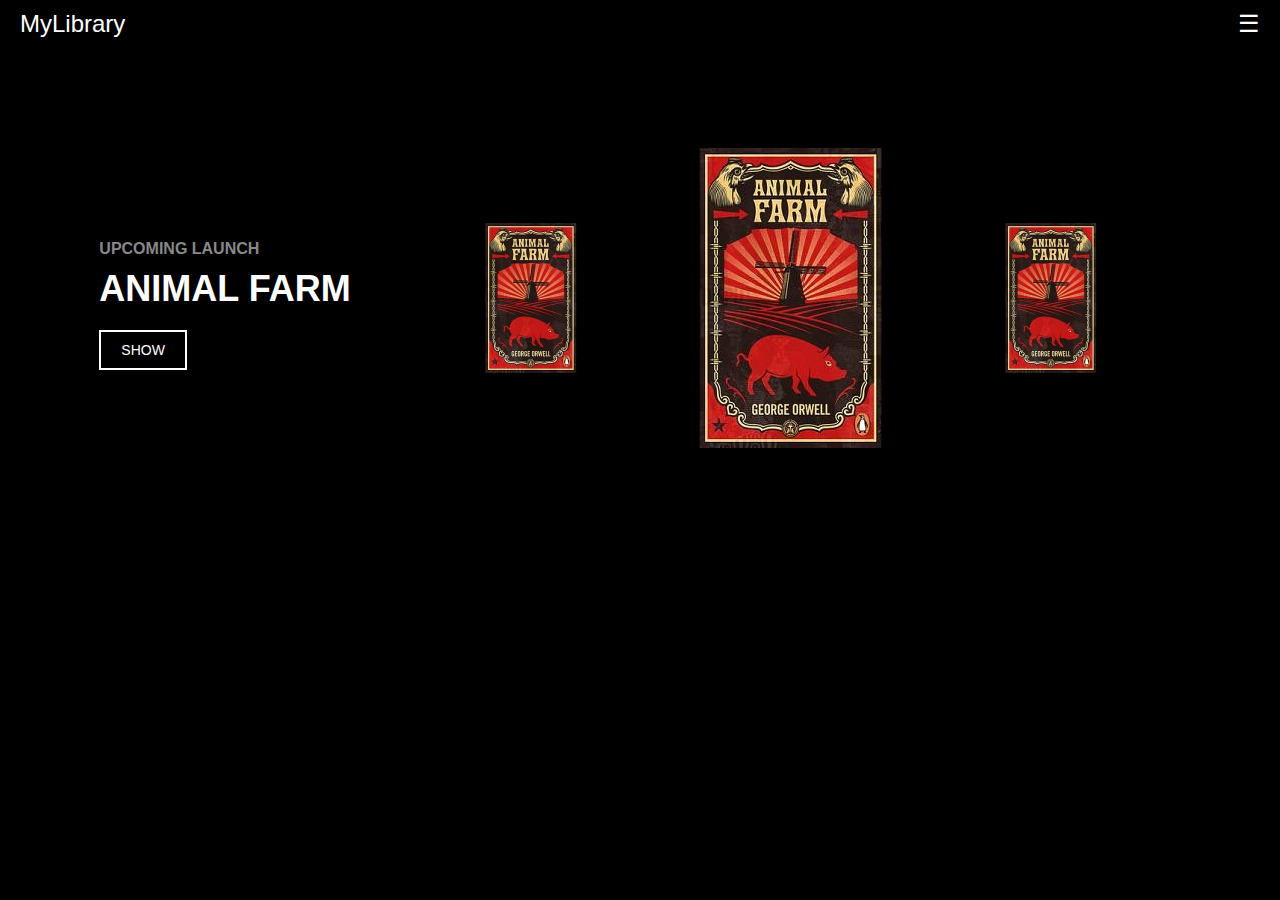
<file: Tugas13/index.html>
<!DOCTYPE html>
<html lang="en">
<head>
    <meta charset="UTF-8">
    <meta name="viewport" content="width=device-width, initial-scale=1.0">
    <title>MyLibrary</title>
    <link rel="stylesheet" href="styles.css">
</head>
<body>
    <header>
        <nav>
            <h1>MyLibrary</h1>
            <div class="menu-icon">
                <span>&#9776;</span>
            </div>
        </nav>
    </header>

    <section class="upcoming-launch">
        <div class="launch-info">
            <h2>UPCOMING LAUNCH</h2>
            <h1>ANIMAL FARM</h1>
            <button>SHOW</button>
        </div>
        <div class="book-images">
            <img src="animalfarm.png" alt="Animal Farm 1">
            <img src="animalfarm.png" alt="Animal Farm 2">
            <img src="animalfarm.png" alt="Animal Farm 3">
        </div>
    </section>

    <script src="script.js"></script>
</body>
</html>
</file>
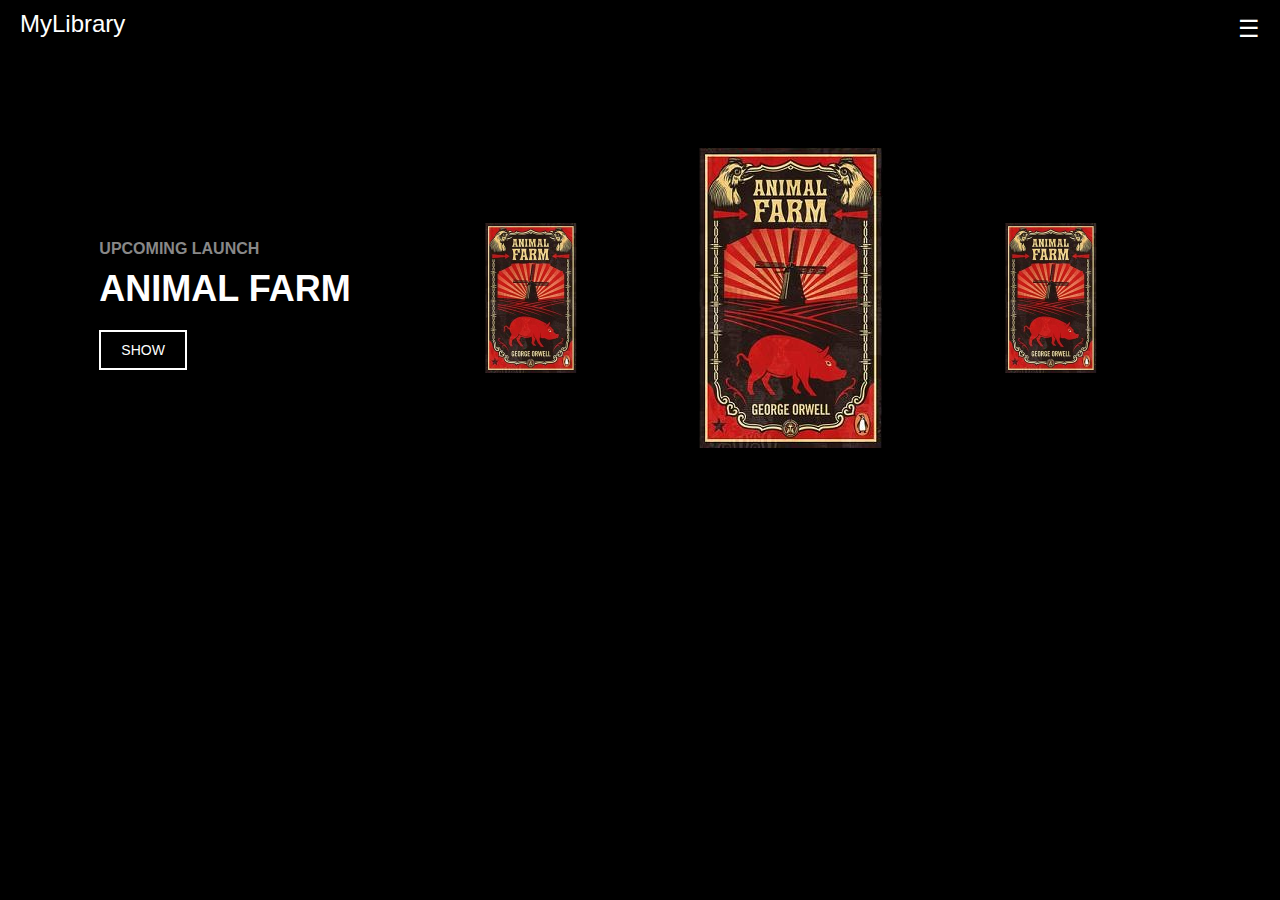
<file: Tugas14/index.html>
<!DOCTYPE html>
<html lang="en">
<head>
    <meta charset="UTF-8">
    <meta name="viewport" content="width=device-width, initial-scale=1.0">
    <title>Home - MyLibrary</title>
    <link rel="stylesheet" href="styles.css">
</head>
<body>
    <header>
        <nav>
            <h1>MyLibrary</h1>
            <div class="menu-icon" onclick="toggleMenu()">
                <span>&#9776;</span>
            </div>
        </nav>
    </header>

    <div id="side-nav" class="side-nav">
        <ul class="nav-links">
            <li><a href="index.html">Home</a></li>
            <li><a href="books.html">Books</a></li>
            <li><a href="service.html">Service</a></li>
            <li><a href="contact.html">Contact</a></li>
            <li><a href="about.html">About</a></li>
        </ul>
    </div>

    <section class="upcoming-launch">
        <div class="launch-info">
            <h2>UPCOMING LAUNCH</h2>
            <h1>ANIMAL FARM</h1>
            <button onclick="showDetails()">SHOW</button>
        </div>
        <div class="book-images">
            <img src="animalfarm.png" alt="Animal Farm 1">
            <img src="animalfarm.png" alt="Animal Farm 2">
            <img src="animalfarm.png" alt="Animal Farm 3">
        </div>
    </section>

    <!-- Konten detail yang disembunyikan awalnya -->
    <section class="book-details" id="book-details" style="display: none;">
        <h2>Book Details</h2>
        <p><strong>Title:</strong> Animal Farm</p>
        <p><strong>Author:</strong> George Orwell</p>
        <p><strong>Description:</strong> A satirical allegory of Soviet totalitarianism, Animal Farm tells the story of a group of farm animals who rebel against their human farmer, hoping to create a society where animals can be free, equal, and happy. However, the rebellion is betrayed, and the farm ends up in a state as bad as it was before, under the dictatorship of a pig named Napoleon.</p>
    </section>

    <script src="script.js"></script>
</body>
</html>
</file>
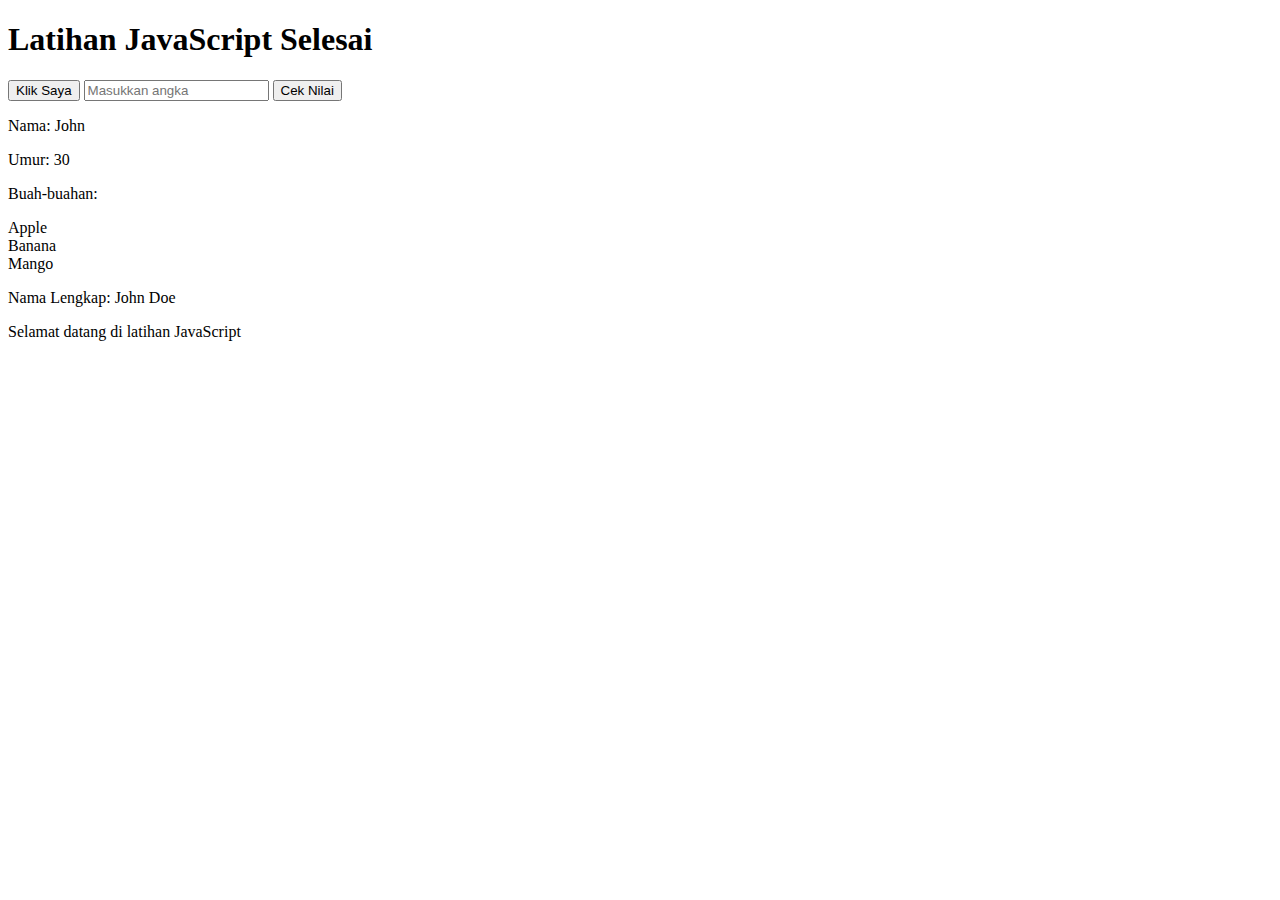
<file: latihan_js.html>
<!DOCTYPE html>
<html lang="en">
<head>
    <title>Latihan JavaScript</title>
</head>
<body>
    <h1>Latihan JavaScript</h1>

    <button onclick="alert('Hello World!')">Klik Saya</button>

    <input type="number" id="userInput" placeholder="Masukkan angka">
    <button onclick="checkValue()">Cek Nilai</button>

    <div id="output"></div>

    <script>
        document.write("Selamat datang di latihan JavaScript");
    </script>

    <script src="script.js"></script>
</body>
</html>
</file>
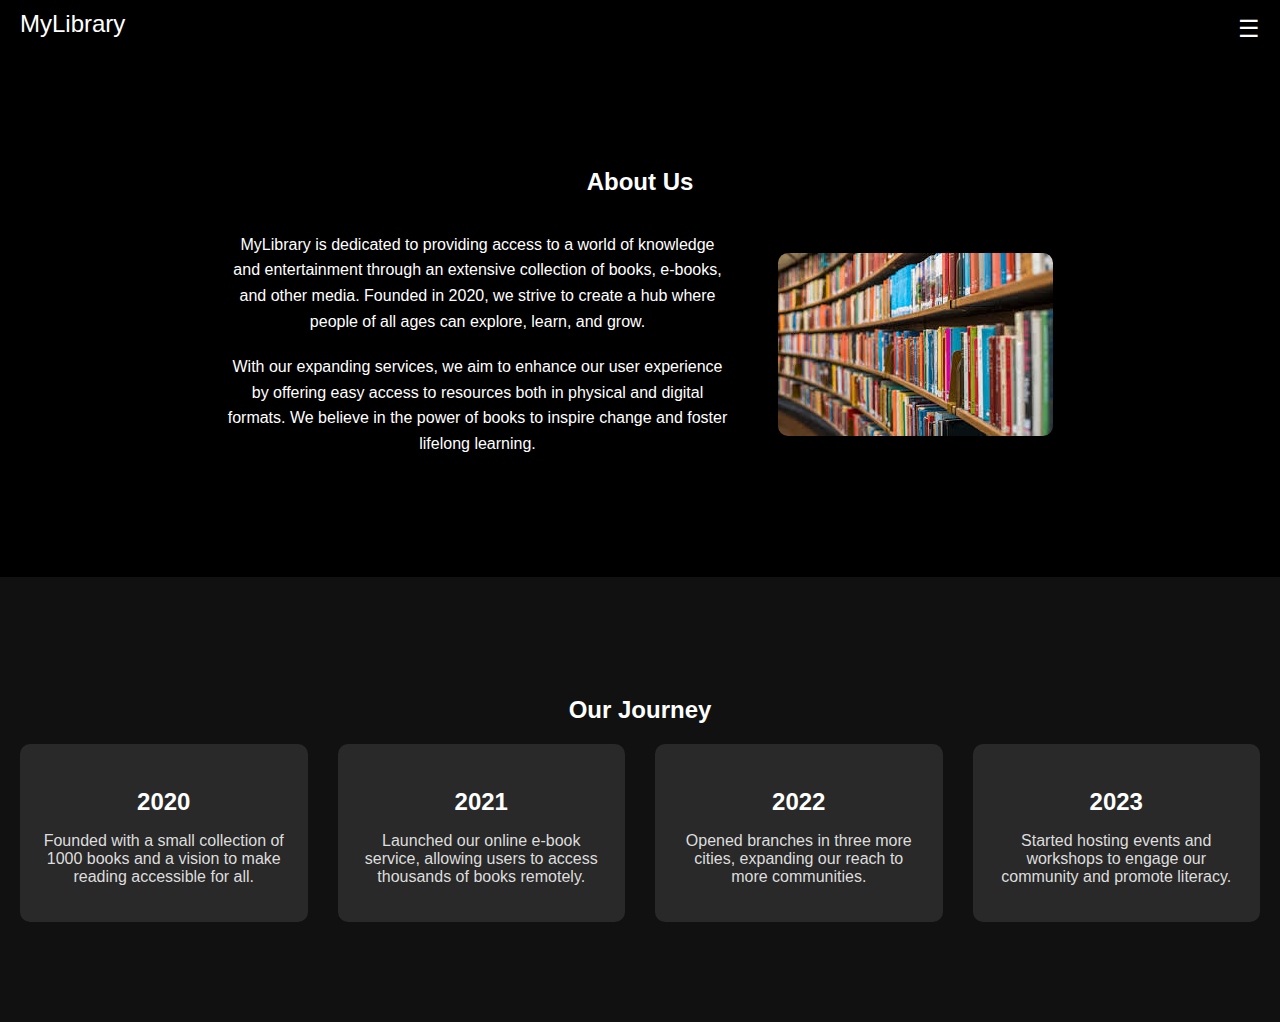
<file: Tugas14/about.html>
<!DOCTYPE html>
<html lang="en">
<head>
    <meta charset="UTF-8">
    <meta name="viewport" content="width=device-width, initial-scale=1.0">
    <title>About Us - MyLibrary</title>
    <link rel="stylesheet" href="styles.css">
</head>
<body>
    <header>
        <nav>
            <h1>MyLibrary</h1>
            <div class="menu-icon" onclick="toggleMenu()">
                <span>&#9776;</span>
            </div>
        </nav>
    </header>

    <div id="side-nav" class="side-nav">
        <ul class="nav-links">
            <li><a href="index.html">Home</a></li>
            <li><a href="books.html">Books</a></li>
            <li><a href="contact.html">Contact</a></li>
            <li><a href="service.html">Service</a></li>
            <li><a href="about.html">About</a></li>
        </ul>
    </div>

    <section class="about-section">
        <h2>About Us</h2>
        <div class="about-content">
            <div class="about-description">
                <p>MyLibrary is dedicated to providing access to a world of knowledge and entertainment through an extensive collection of books, e-books, and other media. Founded in 2020, we strive to create a hub where people of all ages can explore, learn, and grow.</p>
                <p>With our expanding services, we aim to enhance our user experience by offering easy access to resources both in physical and digital formats. We believe in the power of books to inspire change and foster lifelong learning.</p>
            </div>
            <div class="about-image">
                <img src="library.jpeg" alt="Library Image">
            </div>
        </div>
    </section>

    <section class="timeline-section">
        <h2>Our Journey</h2>
        <div class="timeline">
            <div class="timeline-item">
                <h3>2020</h3>
                <p>Founded with a small collection of 1000 books and a vision to make reading accessible for all.</p>
            </div>
            <div class="timeline-item">
                <h3>2021</h3>
                <p>Launched our online e-book service, allowing users to access thousands of books remotely.</p>
            </div>
            <div class="timeline-item">
                <h3>2022</h3>
                <p>Opened branches in three more cities, expanding our reach to more communities.</p>
            </div>
            <div class="timeline-item">
                <h3>2023</h3>
                <p>Started hosting events and workshops to engage our community and promote literacy.</p>
            </div>
        </div>
    </section>

    <script src="script.js"></script>
</body>
</html>
</file>
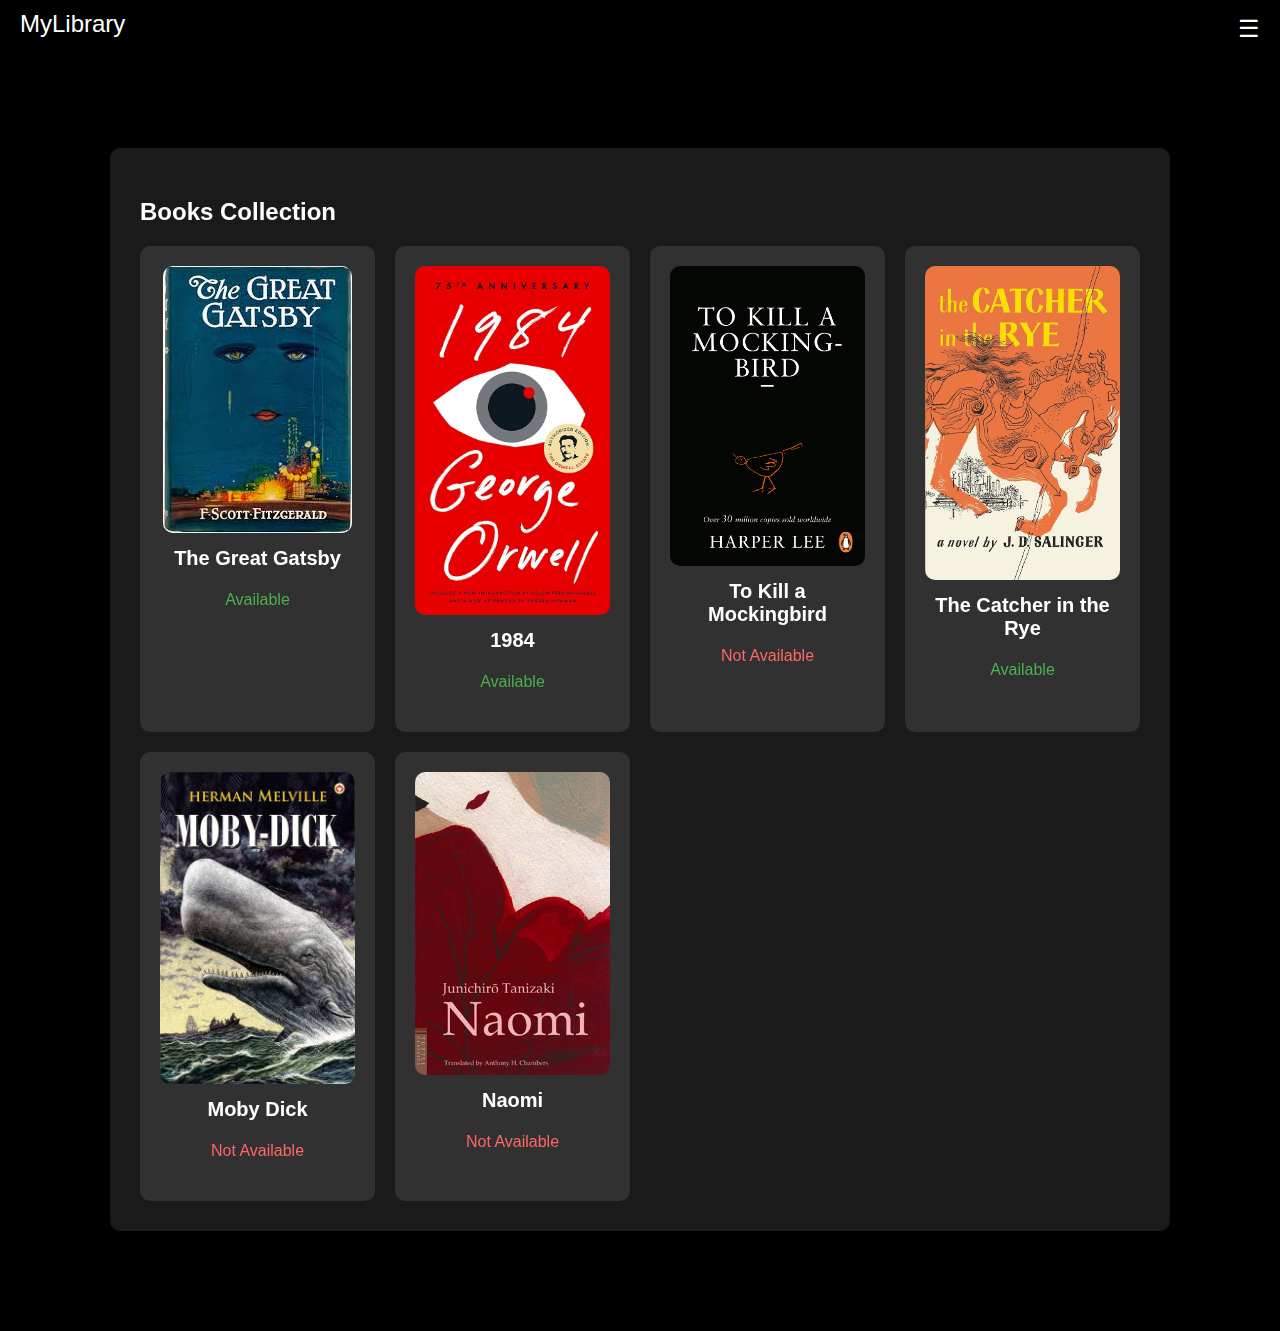
<file: Tugas14/books.html>
<!DOCTYPE html>
<html lang="en">
<head>
    <meta charset="UTF-8">
    <meta name="viewport" content="width=device-width, initial-scale=1.0">
    <title>Books - MyLibrary</title>
    <link rel="stylesheet" href="styles.css">
</head>
<body>
    <header>
        <nav>
            <h1>MyLibrary</h1>
            <div class="menu-icon" onclick="toggleMenu()">
                <span>&#9776;</span>
            </div>
        </nav>
    </header>

    <div id="side-nav" class="side-nav">
        <ul class="nav-links">
            <li><a href="index.html">Home</a></li>
            <li><a href="books.html">Books</a></li>
            <li><a href="service.html">Service</a></li>
            <li><a href="contact.html">Contact</a></li>
            <li><a href="about.html">About</a></li>
        </ul>
    </div>

    <section class="books-section">
        <div class="books-info">
            <h2>Books Collection</h2>
            <div class="book-grid">
                <!-- Buku 1 -->
                <div class="book-item">
                    <img src="gasby.jpeg" alt="The Great Gatsby">
                    <h3>The Great Gatsby</h3>
                    <p class="status available">Available</p>
                </div>
                <!-- Buku 2 -->
                <div class="book-item">
                    <img src="1984.jpg" alt="1984">
                    <h3>1984</h3>
                    <p class="status available">Available</p>
                </div>
                <!-- Buku 3 -->
                <div class="book-item">
                    <img src="mockingbird.jpg" alt="To Kill a Mockingbird">
                    <h3>To Kill a Mockingbird</h3>
                    <p class="status borrowed">Not Available</p>
                </div>
                <!-- Buku 4 -->
                <div class="book-item">
                    <img src="catcher.jpg" alt="The Catcher in the Rye">
                    <h3>The Catcher in the Rye</h3>
                    <p class="status available">Available</p>
                </div>
                <!-- Buku 5 -->
                <div class="book-item">
                    <img src="mobydick.jpeg" alt="Moby Dick">
                    <h3>Moby Dick</h3>
                    <p class="status borrowed">Not Available</p>
                </div>
                <!-- Buku 6 -->
                <div class="book-item">
                    <img src="naomi.jpg" alt="naomi">
                    <h3>Naomi</h3>
                    <p class="status borrowed">Not Available</p>
                </div>
            </div>
        </div>
    </section>

    <script src="script.js"></script>
</body>
</html>
</file>
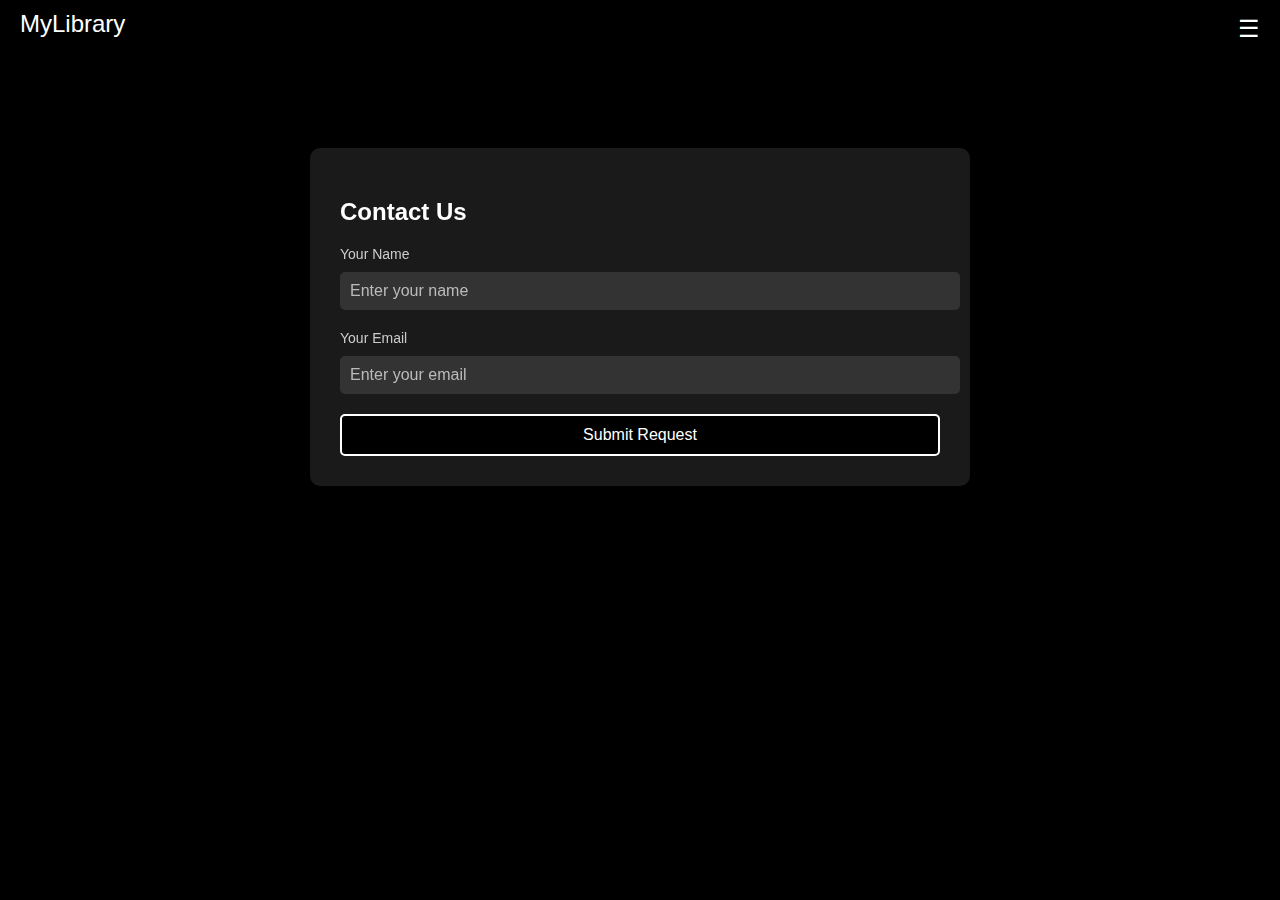
<file: Tugas14/contact.html>
<!DOCTYPE html>
<html lang="en">
<head>
    <meta charset="UTF-8">
    <meta name="viewport" content="width=device-width, initial-scale=1.0">
    <title>Contact - MyLibrary</title>
    <link rel="stylesheet" href="styles.css">
</head>
<body>
    <header>
        <nav>
            <h1>MyLibrary</h1>
            <div class="menu-icon" onclick="toggleMenu()">
                <span>&#9776;</span>
            </div>
        </nav>
    </header>

    <div id="side-nav" class="side-nav">
        <ul class="nav-links">
            <li><a href="index.html">Home</a></li>
            <li><a href="books.html">Books</a></li>
            <li><a href="service.html">Service</a></li>
            <li><a href="contact.html">Contact</a></li>
            <li><a href="about.html">About</a></li>
        </ul>
    </div>

    <section class="contact-section">
        <div class="contact-info">
            <h2>Contact Us</h2>
            <form class="borrow-form">
                <label for="name">Your Name</label>
                <input type="text" id="name" name="name" placeholder="Enter your name">

                <label for="email">Your Email</label>
                <input type="email" id="email" name="email" placeholder="Enter your email">

                <button type="submit">Submit Request</button>
            </form>
        </div>
    </section>

    <script src="script.js"></script>
</body>
</html>
</file>
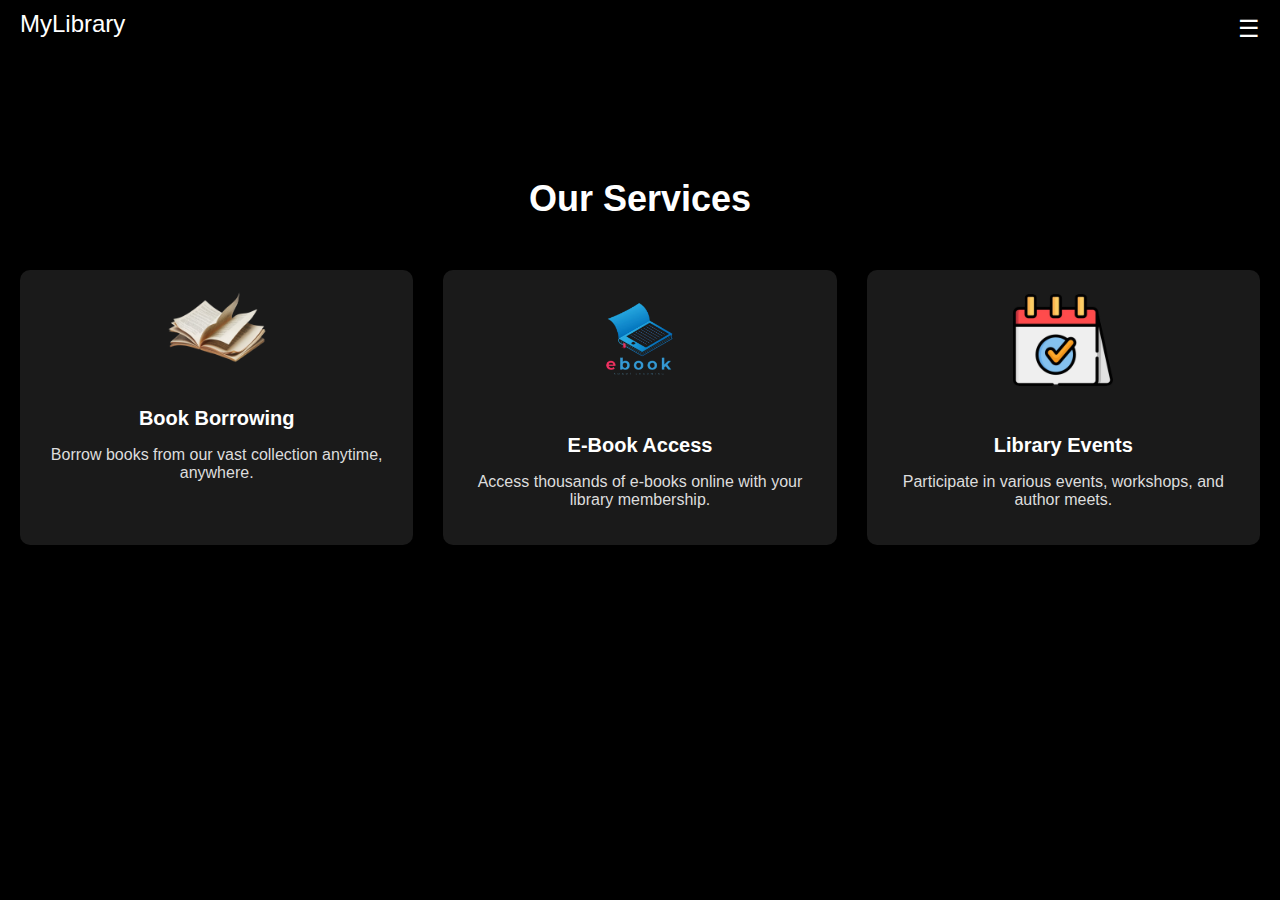
<file: Tugas14/service.html>
<!DOCTYPE html>
<html lang="en">
<head>
    <meta charset="UTF-8">
    <meta name="viewport" content="width=device-width, initial-scale=1.0">
    <title>Service - MyLibrary</title>
    <link rel="stylesheet" href="styles.css">
</head>
<body>
    <header>
        <nav>
            <h1>MyLibrary</h1>
            <div class="menu-icon" onclick="toggleMenu()">
                <span>&#9776;</span>
            </div>
        </nav>
    </header>

    <div id="side-nav" class="side-nav">
        <ul class="nav-links">
            <li><a href="index.html">Home</a></li>
            <li><a href="books.html">Books</a></li>
            <li><a href="contact.html">Contact</a></li>
            <li><a href="service.html">Service</a></li>
            <li><a href="about.html">About</a></li>
        </ul>
    </div>

    <section class="service-section">
        <h2>Our Services</h2>
        <div class="service-grid">
            <div class="service-item">
                <img src="book.png" alt="Book Borrowing">
                <h3>Book Borrowing</h3>
                <p>Borrow books from our vast collection anytime, anywhere.</p>
            </div>
            <div class="service-item">
                <img src="ebook.png" alt="E-Book Access">
                <h3>E-Book Access</h3>
                <p>Access thousands of e-books online with your library membership.</p>
            </div>
            <div class="service-item">
                <img src="event.png" alt="Library Events">
                <h3>Library Events</h3>
                <p>Participate in various events, workshops, and author meets.</p>
            </div>
        </div>
    </section>

    <script src="script.js"></script>
</body>
</html>
</file>
<file: Tugas13/styles.css>
body {
    font-family: 'Arial', sans-serif;
    margin: 0;
    padding: 0;
    background-color: #000;
    color: #fff;
}

header nav {
    display: flex;
    justify-content: space-between;
    align-items: center;
    padding: 10px 20px;
    background-color: #000;
}

header nav h1 {
    margin: 0;
    font-size: 24px;
    font-weight: normal;
    color: #fff;
}

.menu-icon span {
    font-size: 24px;
    color: #fff;
    cursor: pointer;
}

.upcoming-launch {
    display: flex;
    justify-content: center;
    align-items: center;
    padding: 100px 20px;
}

.launch-info {
    text-align: left;
    margin-right: 50px;
}

.launch-info h2 {
    font-size: 16px;
    color: #888;
    margin-bottom: 10px;
}

.launch-info h1 {
    font-size: 36px;
    margin: 0 0 20px 0;
    color: #fff;
}

.launch-info button {
    padding: 10px 20px;
    background-color: #000;
    color: #fff;
    border: 2px solid #fff;
    font-size: 14px;
    cursor: pointer;
    transition: background-color 0.3s, border-color 0.3s;
}

.launch-info button:hover {
    background-color: #333;
    border-color: #ccc;
}

.book-images {
    display: flex;
    justify-content: center;
    align-items: center;
}

.book-images img {
    max-height: 300px;
    width: auto;
    transition: transform 0.5s;
}

.book-images img:nth-child(1) {
    transform: scale(0.5);
    margin: 0 -20px;
    animation: rotate1 9s infinite;
}

.book-images img:nth-child(2) {
    transform: scale(1);
    margin: 0 -20px;
    animation: rotate2 9s infinite;
}

.book-images img:nth-child(3) {
    transform: scale(0.5);
    margin: 0 -20px;
    animation: rotate3 9s infinite;
}

@keyframes rotate1 {
    0%, 100% {
        transform: scale(0.5);
    }
    33% {
        transform: scale(1);
    }
    66% {
        transform: scale(0.5);
    }
}

@keyframes rotate2 {
    0%, 100% {
        transform: scale(1);
    }
    33% {
        transform: scale(0.5);
    }
    66% {
        transform: scale(1);
    }
}

@keyframes rotate3 {
    0%, 100% {
        transform: scale(0.5);
    }
    33% {
        transform: scale(0.5);
    }
    66% {
        transform: scale(1);
    }
}
</file>
<file: Tugas14/styles.css>
body {
    font-family: 'Arial', sans-serif;
    margin: 0;
    padding: 0;
    background-color: #000;
    color: #fff;
    transition: all 0.5s ease;
}

header nav {
    display: flex;
    justify-content: space-between;
    align-items: center;
    padding: 10px 20px;
    background-color: #000;
}

header nav h1 {
    margin: 0;
    font-size: 24px;
    font-weight: normal;
    color: #fff;
}

.menu-icon span {
    font-size: 24px;
    color: #fff;
    cursor: pointer;
}

.upcoming-launch {
    display: flex;
    justify-content: center;
    align-items: center;
    padding: 100px 20px;
}

.launch-info {
    text-align: left;
    margin-right: 50px;
}

.launch-info h2 {
    font-size: 16px;
    color: #888;
    margin-bottom: 10px;
}

.launch-info h1 {
    font-size: 36px;
    margin: 0 0 20px 0;
    color: #fff;
}

.launch-info button {
    padding: 10px 20px;
    background-color: #000;
    color: #fff;
    border: 2px solid #fff;
    font-size: 14px;
    cursor: pointer;
    transition: background-color 0.3s, border-color 0.3s;
}

.launch-info button:hover {
    background-color: #333;
    border-color: #ccc;
}

.book-images {
    display: flex;
    justify-content: center;
    align-items: center;
}

.book-images img {
    max-height: 300px;
    width: auto;
    transition: transform 0.5s;
}

.book-images img:nth-child(1) {
    transform: scale(0.5);
    margin: 0 -20px;
    animation: rotate1 9s infinite;
}

.book-images img:nth-child(2) {
    transform: scale(1);
    margin: 0 -20px;
    animation: rotate2 9s infinite;
}

.book-images img:nth-child(3) {
    transform: scale(0.5);
    margin: 0 -20px;
    animation: rotate3 9s infinite;
}

@keyframes rotate1 {
    0%, 100% {
        transform: scale(0.5);
    }
    33% {
        transform: scale(1);
    }
    66% {
        transform: scale(0.5);
    }
}

@keyframes rotate2 {
    0%, 100% {
        transform: scale(1);
    }
    33% {
        transform: scale(0.5);
    }
    66% {
        transform: scale(1);
    }
}

@keyframes rotate3 {
    0%, 100% {
        transform: scale(0.5);
    }
    33% {
        transform: scale(0.5);
    }
    66% {
        transform: scale(1);
    }
}

/* Style untuk menu icon */
.menu-icon {
    cursor: pointer;
    font-size: 24px;
    color: #fff;
    position: absolute;
    top: 15px;
    right: 20px;
    z-index: 2; /* Ikon tetap di atas navbar */
}

/* Style untuk side-nav */
.side-nav {
    height: 100%;
    width: 0;
    position: fixed;
    top: 0;
    right: 0;
    background-color: rgba(0, 0, 0, 0.8);
    backdrop-filter: blur(8px);
    overflow-x: hidden;
    transition: width 0.5s ease;
    padding-top: 60px;
    z-index: 1;
}

.side-nav .nav-links {
    list-style-type: none;
    padding: 0;
    margin: 0;
    text-align: right; /* Pastikan item tetap di kanan */
    padding-right: 20px; /* Beri jarak ke kanan */
}

.side-nav .nav-links li {
    padding: 16px 0;
}

.side-nav .nav-links li a {
    text-decoration: none;
    font-size: 18px;
    color: #fff;
    display: block;
    transition: background-color 0.3s ease, color 0.3s ease;
}

.side-nav .nav-links li a:hover {
    background-color: rgba(255, 255, 255, 0.1);
    color: #ccc;
}

/* Style untuk contact section */
.contact-section {
    display: flex;
    justify-content: center;
    align-items: center;
    padding: 100px 20px;
    color: #fff;
    background-color: #000;
}

.contact-info {
    text-align: left;
    max-width: 600px;
    width: 100%;
    background-color: rgba(255, 255, 255, 0.1);
    padding: 30px;
    border-radius: 10px;
    backdrop-filter: blur(8px);
}

.contact-info h2 {
    font-size: 24px;
    margin-bottom: 20px;
}

.borrow-form label {
    font-size: 14px;
    margin-bottom: 10px;
    display: block;
    color: #ccc;
}

.borrow-form input {
    width: 100%;
    padding: 10px;
    margin-bottom: 20px;
    border: none;
    border-radius: 5px;
    background-color: #333;
    color: #fff;
    font-size: 16px;
}

.borrow-form input::placeholder {
    color: #bbb;
}

.borrow-form button {
    width: 100%;
    padding: 10px 0;
    background-color: #000;
    color: #fff;
    border: 2px solid #fff;
    border-radius: 5px;
    font-size: 16px;
    cursor: pointer;
    transition: background-color 0.3s, border-color 0.3s;
}

.borrow-form button:hover {
    background-color: #333;
    border-color: #ccc;
}

/* Style untuk books section */
.books-section {
    display: flex;
    justify-content: center;
    align-items: center;
    padding: 100px 20px;
    color: #fff;
    background-color: #000;
}

.books-info {
    text-align: left;
    max-width: 1000px;
    width: 100%;
    background-color: rgba(255, 255, 255, 0.1);
    padding: 30px;
    border-radius: 10px;
    backdrop-filter: blur(8px);
}

.books-info h2 {
    font-size: 24px;
    margin-bottom: 20px;
}

/* Style untuk grid buku */
.book-grid {
    display: grid;
    grid-template-columns: repeat(auto-fit, minmax(200px, 1fr));
    gap: 20px;
}

.book-item {
    text-align: center;
    background-color: rgba(255, 255, 255, 0.1);
    padding: 20px;
    border-radius: 10px;
    transition: transform 0.3s;
}

.book-item:hover {
    transform: scale(1.05);
}

.book-item img {
    max-width: 100%;
    height: auto;
    border-radius: 10px;
}

.book-item h3 {
    margin: 10px 0;
    font-size: 20px;
    color: #fff;
}

.status {
    font-size: 16px;
    padding: 5px 0;
    border-radius: 5px;
}

.status.available {
    color: #4CAF50;
}

.status.borrowed {
    color: #FF6666;
}

/* Style untuk service section */
.service-section {
    text-align: center;
    padding: 100px 20px;
    color: #fff;
    background-color: #000;
}

.service-section h2 {
    font-size: 36px;
    margin-bottom: 50px;
}

.service-grid {
    display: grid;
    grid-template-columns: repeat(auto-fit, minmax(200px, 1fr));
    gap: 30px;
}

.service-item {
    background-color: rgba(255, 255, 255, 0.1);
    padding: 20px;
    border-radius: 10px;
    text-align: center;
    transition: transform 0.3s;
}

.service-item:hover {
    transform: scale(1.05);
}

.service-item img {
    max-width: 100px;
    height: auto;
    margin-bottom: 20px;
}

.service-item h3 {
    font-size: 20px;
    margin-bottom: 10px;
}

.service-item p {
    font-size: 16px;
    color: #ddd;
}

/* Style untuk about section */
.about-section {
    text-align: center;
    padding: 100px 20px;
    color: #fff;
    background-color: #000;
}

.about-content {
    display: flex;
    justify-content: center;
    align-items: center;
    gap: 50px;
    flex-wrap: wrap;
}

.about-description {
    max-width: 500px;
}

.about-description p {
    margin-bottom: 20px;
    line-height: 1.6;
}

.about-image img {
    max-width: 400px;
    height: auto;
    border-radius: 10px;
}

/* Style untuk timeline section */
.timeline-section {
    text-align: center;
    padding: 100px 20px;
    color: #fff;
    background-color: #111;
}

.timeline {
    display: grid;
    grid-template-columns: repeat(auto-fit, minmax(250px, 1fr));
    gap: 30px;
}

.timeline-item {
    background-color: rgba(255, 255, 255, 0.1);
    padding: 20px;
    border-radius: 10px;
    transition: transform 0.3s;
}

.timeline-item:hover {
    transform: scale(1.05);
}

.timeline-item h3 {
    font-size: 24px;
    margin-bottom: 10px;
    color: #fff;
}

.timeline-item p {
    font-size: 16px;
    color: #ddd;
}

.book-details {
    padding: 50px 20px;
    background-color: #000;
    color: #fff;
    text-align: left;
}

.book-details h2 {
    font-size: 28px;
    margin-bottom: 20px;
}

.book-details p {
    margin-bottom: 10px;
    line-height: 1.6;
}
</file>
